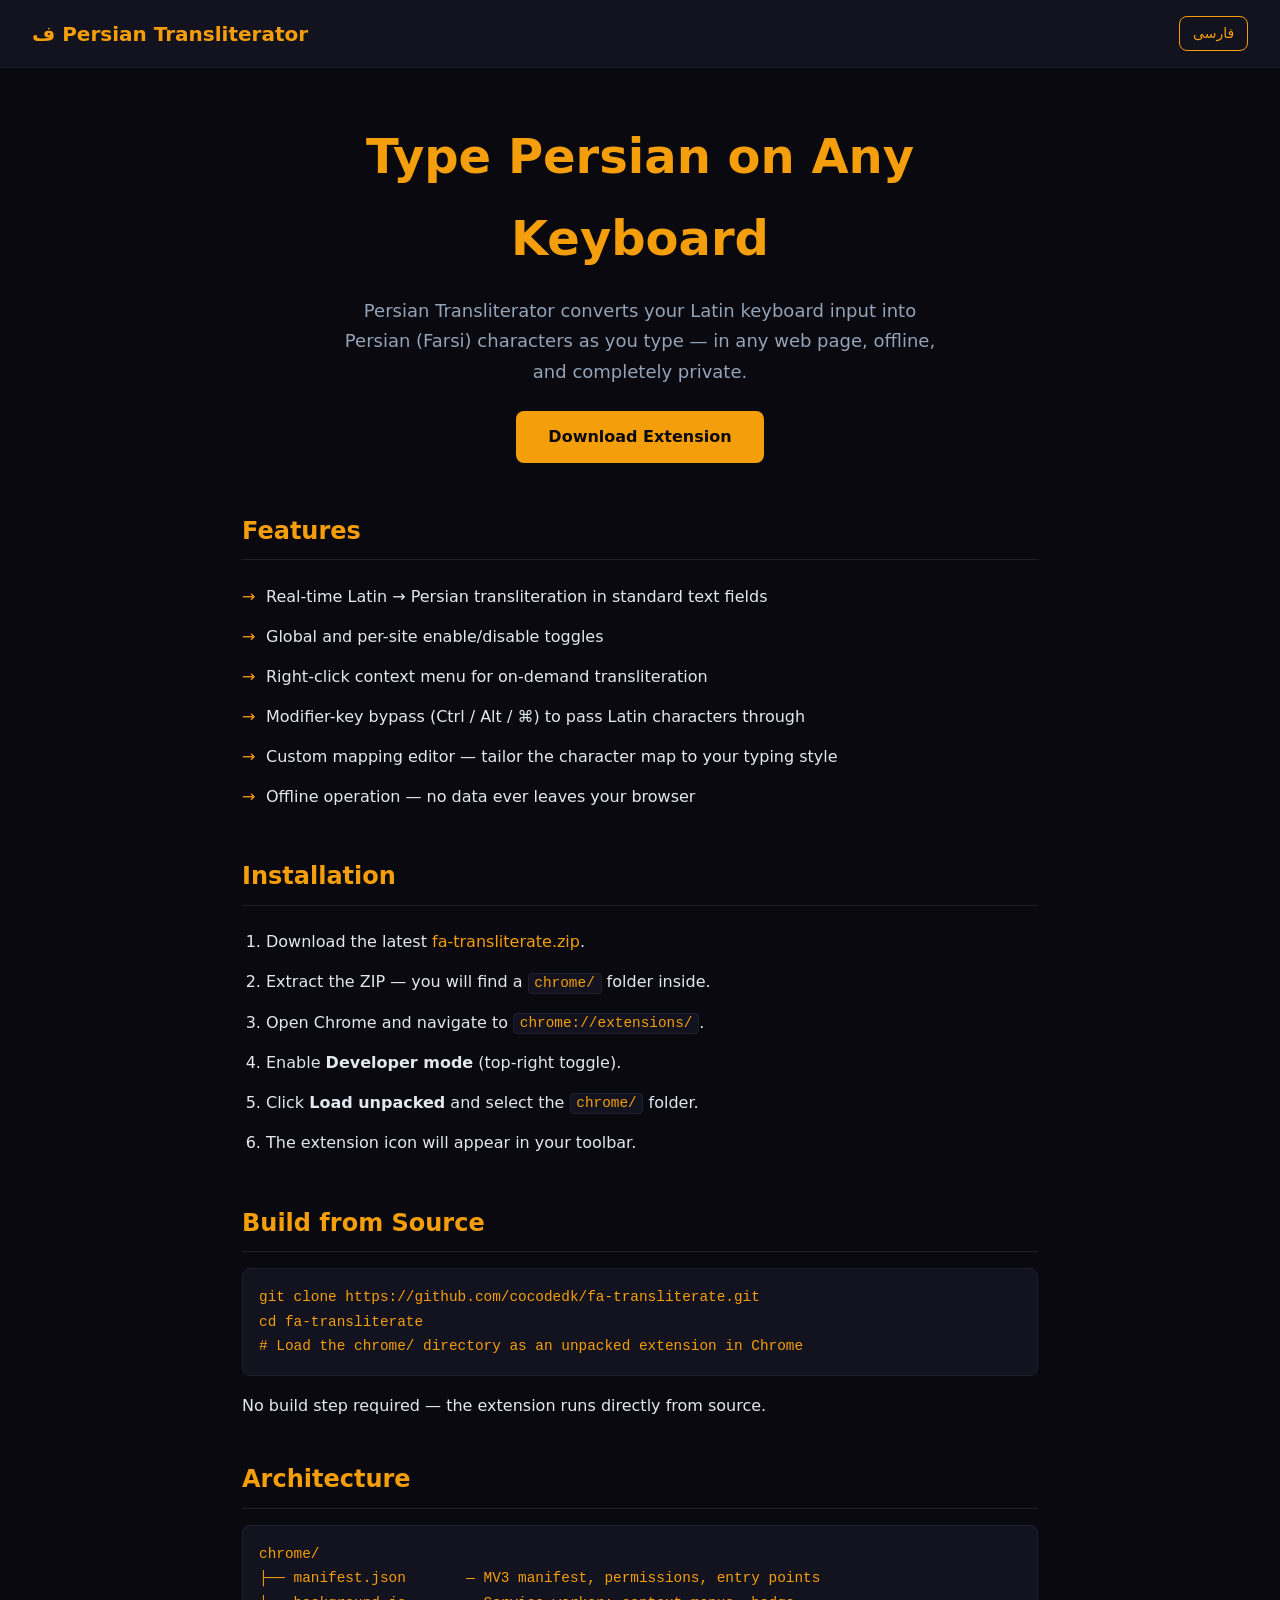
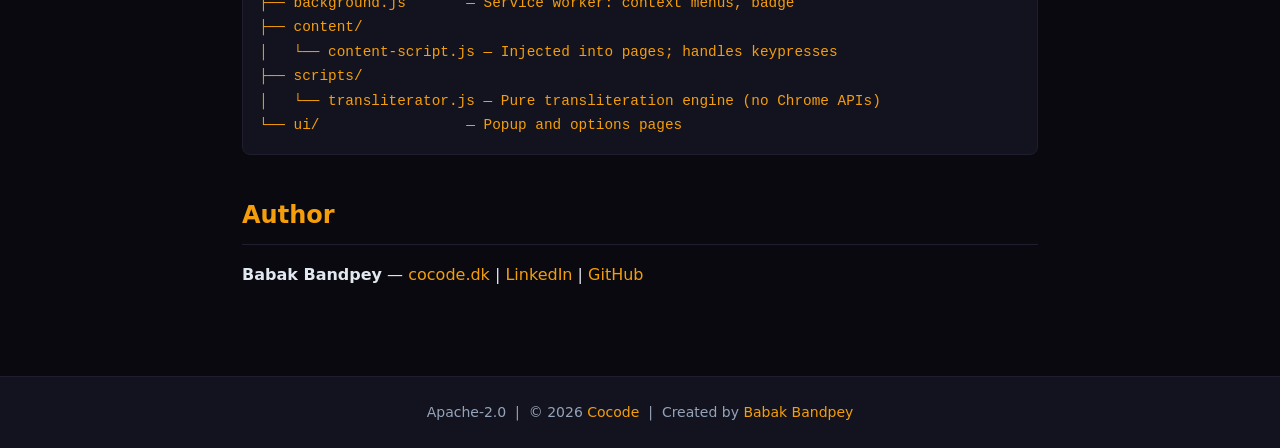
<file: website/index.html>
<!DOCTYPE html>
<html lang="en">
<head>
  <meta charset="UTF-8" />
  <meta name="viewport" content="width=device-width, initial-scale=1.0" />
  <title>Persian Transliterator — Type Persian on Any Keyboard</title>
  <meta name="description" content="Persian Transliterator is a free Chrome extension that converts Latin keyboard input to Persian characters in real time. Offline, private, and customizable." />
  <meta name="robots" content="index, follow" />
  <link rel="canonical" href="https://cocodedk.github.io/fa-transliterate/" />
  <link rel="icon" type="image/svg+xml" href="favicon.svg" />

  <!-- Open Graph -->
  <meta property="og:type" content="website" />
  <meta property="og:site_name" content="Persian Transliterator" />
  <meta property="og:title" content="Persian Transliterator — Type Persian on Any Keyboard" />
  <meta property="og:description" content="Free Chrome extension that converts Latin keyboard input to Persian characters in real time. Offline and private." />
  <meta property="og:url" content="https://cocodedk.github.io/fa-transliterate/" />
  <meta property="og:image" content="https://cocodedk.github.io/fa-transliterate/og.png" />
  <meta property="og:image:width" content="1200" />
  <meta property="og:image:height" content="630" />
  <meta property="og:image:alt" content="Persian Transliterator Chrome extension logo on dark background" />
  <meta property="og:locale" content="en_US" />

  <!-- Twitter Card -->
  <meta name="twitter:card" content="summary_large_image" />
  <meta name="twitter:title" content="Persian Transliterator — Type Persian on Any Keyboard" />
  <meta name="twitter:description" content="Free Chrome extension that converts Latin keyboard input to Persian characters in real time." />
  <meta name="twitter:image" content="https://cocodedk.github.io/fa-transliterate/og.png" />
  <meta name="twitter:image:alt" content="Persian Transliterator Chrome extension" />

  <!-- Hreflang alternates -->
  <link rel="alternate" hreflang="en"        href="https://cocodedk.github.io/fa-transliterate/" />
  <link rel="alternate" hreflang="fa"        href="https://cocodedk.github.io/fa-transliterate/fa/" />
  <link rel="alternate" hreflang="x-default" href="https://cocodedk.github.io/fa-transliterate/" />

  <!-- JSON-LD -->
  <script type="application/ld+json">
  {
    "@context": "https://schema.org",
    "@type": "SoftwareApplication",
    "name": "Persian Transliterator",
    "description": "Chrome extension that converts Latin keyboard input to Persian characters in real time. Offline, private, and customizable.",
    "url": "https://cocodedk.github.io/fa-transliterate/",
    "downloadUrl": "https://github.com/cocodedk/fa-transliterate/releases/latest/download/fa-transliterate.zip",
    "applicationCategory": "BrowserApplication",
    "operatingSystem": "Chrome, Chromium, Edge",
    "offers": { "@type": "Offer", "price": "0", "priceCurrency": "USD" },
    "author": {
      "@type": "Person",
      "name": "Babak Bandpey",
      "url": "https://cocode.dk",
      "sameAs": ["https://linkedin.com/in/babakbandpey", "https://github.com/cocodedk"]
    },
    "codeRepository": "https://github.com/cocodedk/fa-transliterate"
  }
  </script>

  <link rel="stylesheet" href="styles.css" />
</head>
<body>
  <header>
    <span class="logo">ف Persian Transliterator</span>
    <a href="fa/" class="lang-switch">فارسی</a>
  </header>

  <main>
    <section class="hero">
      <h1>Type Persian on Any Keyboard</h1>
      <p>Persian Transliterator converts your Latin keyboard input into Persian (Farsi) characters as you type — in any web page, offline, and completely private.</p>
      <a href="https://github.com/cocodedk/fa-transliterate/releases/latest/download/fa-transliterate.zip" class="btn">Download Extension</a>
    </section>

    <section>
      <h2>Features</h2>
      <ul>
        <li>Real-time Latin → Persian transliteration in standard text fields</li>
        <li>Global and per-site enable/disable toggles</li>
        <li>Right-click context menu for on-demand transliteration</li>
        <li>Modifier-key bypass (Ctrl / Alt / ⌘) to pass Latin characters through</li>
        <li>Custom mapping editor — tailor the character map to your typing style</li>
        <li>Offline operation — no data ever leaves your browser</li>
      </ul>
    </section>

    <section>
      <h2>Installation</h2>
      <ol>
        <li>Download the latest <a href="https://github.com/cocodedk/fa-transliterate/releases/latest/download/fa-transliterate.zip">fa-transliterate.zip</a>.</li>
        <li>Extract the ZIP — you will find a <code>chrome/</code> folder inside.</li>
        <li>Open Chrome and navigate to <code>chrome://extensions/</code>.</li>
        <li>Enable <strong>Developer mode</strong> (top-right toggle).</li>
        <li>Click <strong>Load unpacked</strong> and select the <code>chrome/</code> folder.</li>
        <li>The extension icon will appear in your toolbar.</li>
      </ol>
    </section>

    <section>
      <h2>Build from Source</h2>
      <pre><code>git clone https://github.com/cocodedk/fa-transliterate.git
cd fa-transliterate
# Load the chrome/ directory as an unpacked extension in Chrome</code></pre>
      <p>No build step required — the extension runs directly from source.</p>
    </section>

    <section>
      <h2>Architecture</h2>
      <pre><code>chrome/
├── manifest.json       — MV3 manifest, permissions, entry points
├── background.js       — Service worker: context menus, badge
├── content/
│   └── content-script.js — Injected into pages; handles keypresses
├── scripts/
│   └── transliterator.js — Pure transliteration engine (no Chrome APIs)
└── ui/                 — Popup and options pages</code></pre>
    </section>

    <section>
      <h2>Author</h2>
      <p><strong>Babak Bandpey</strong> — <a href="https://cocode.dk" target="_blank" rel="noreferrer">cocode.dk</a> | <a href="https://linkedin.com/in/babakbandpey" target="_blank" rel="noreferrer">LinkedIn</a> | <a href="https://github.com/cocodedk" target="_blank" rel="noreferrer">GitHub</a></p>
    </section>
  </main>

  <footer>
    <p>Apache-2.0 &nbsp;|&nbsp; © 2026 <a href="https://cocode.dk" target="_blank" rel="noreferrer">Cocode</a> &nbsp;|&nbsp; Created by <a href="https://linkedin.com/in/babakbandpey" target="_blank" rel="noreferrer">Babak Bandpey</a></p>
  </footer>
</body>
</html>
</file>
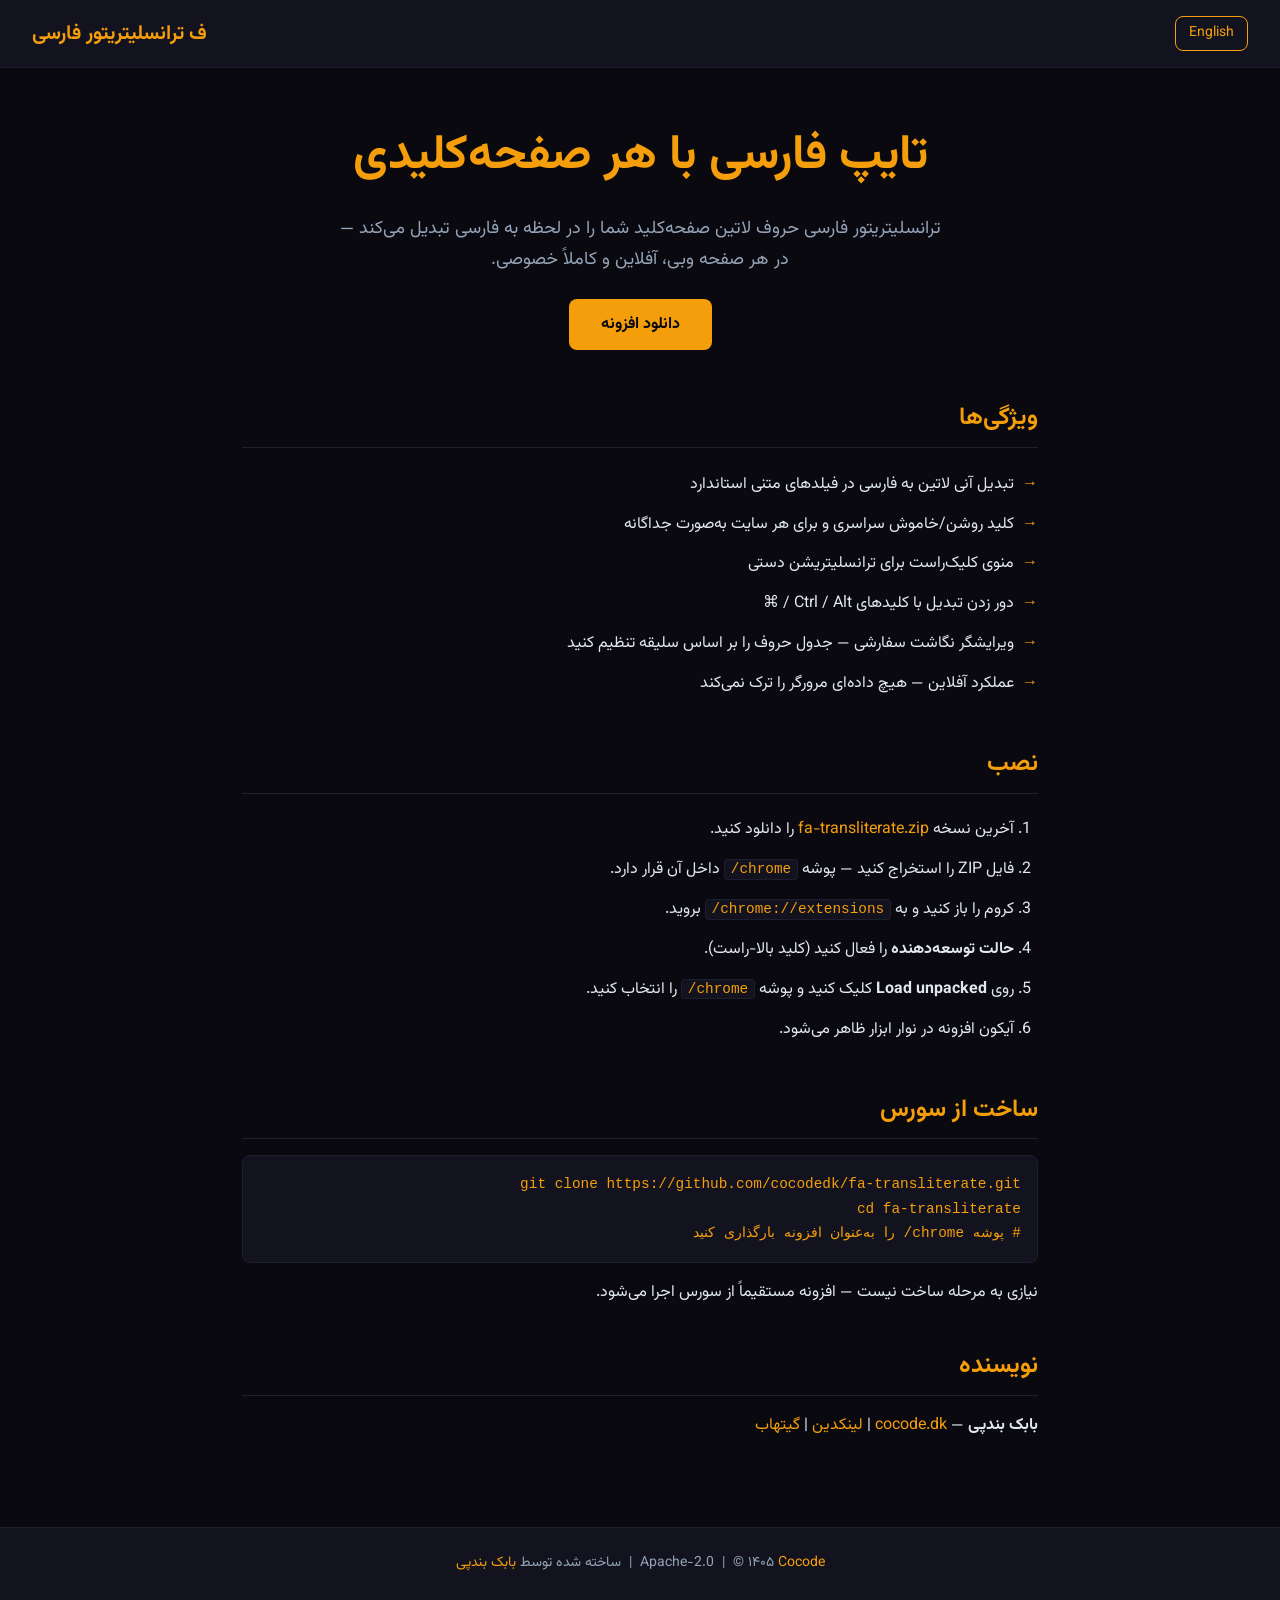
<file: website/fa/index.html>
<!DOCTYPE html>
<html lang="fa" dir="rtl">
<head>
  <meta charset="UTF-8" />
  <meta name="viewport" content="width=device-width, initial-scale=1.0" />
  <title>ترانسلیتریتور فارسی — تایپ فارسی با هر صفحه‌کلیدی</title>
  <meta name="description" content="ترانسلیتریتور فارسی یک افزونه رایگان کروم است که حروف لاتین را در لحظه به فارسی تبدیل می‌کند. آفلاین، خصوصی و قابل سفارشی‌سازی." />
  <meta name="robots" content="index, follow" />
  <link rel="canonical" href="https://cocodedk.github.io/fa-transliterate/fa/" />
  <link rel="icon" type="image/svg+xml" href="../favicon.svg" />

  <!-- Open Graph -->
  <meta property="og:type" content="website" />
  <meta property="og:site_name" content="ترانسلیتریتور فارسی" />
  <meta property="og:title" content="ترانسلیتریتور فارسی — تایپ فارسی با هر صفحه‌کلیدی" />
  <meta property="og:description" content="افزونه رایگان کروم برای تبدیل آنی حروف لاتین به فارسی. آفلاین و خصوصی." />
  <meta property="og:url" content="https://cocodedk.github.io/fa-transliterate/fa/" />
  <meta property="og:image" content="https://cocodedk.github.io/fa-transliterate/og.png" />
  <meta property="og:image:width" content="1200" />
  <meta property="og:image:height" content="630" />
  <meta property="og:image:alt" content="لوگوی افزونه ترانسلیتریتور فارسی روی پس‌زمینه تاریک" />
  <meta property="og:locale" content="fa_IR" />
  <meta property="og:locale:alternate" content="en_US" />

  <!-- Twitter Card -->
  <meta name="twitter:card" content="summary_large_image" />
  <meta name="twitter:title" content="ترانسلیتریتور فارسی — تایپ فارسی با هر صفحه‌کلیدی" />
  <meta name="twitter:description" content="افزونه رایگان کروم برای تبدیل آنی حروف لاتین به فارسی." />
  <meta name="twitter:image" content="https://cocodedk.github.io/fa-transliterate/og.png" />
  <meta name="twitter:image:alt" content="افزونه ترانسلیتریتور فارسی" />

  <!-- Hreflang alternates -->
  <link rel="alternate" hreflang="en"        href="https://cocodedk.github.io/fa-transliterate/" />
  <link rel="alternate" hreflang="fa"        href="https://cocodedk.github.io/fa-transliterate/fa/" />
  <link rel="alternate" hreflang="x-default" href="https://cocodedk.github.io/fa-transliterate/" />

  <!-- Persian font -->
  <link rel="preconnect" href="https://fonts.googleapis.com" />
  <link rel="preconnect" href="https://fonts.gstatic.com" crossorigin />
  <link href="https://fonts.googleapis.com/css2?family=Vazirmatn:wght@400;700&display=swap" rel="stylesheet" />

  <!-- JSON-LD (Persian) -->
  <script type="application/ld+json">
  {
    "@context": "https://schema.org",
    "@type": "SoftwareApplication",
    "name": "ترانسلیتریتور فارسی",
    "description": "افزونه کروم برای تبدیل آنی حروف لاتین به فارسی در تمام صفحات وب. آفلاین، خصوصی و قابل سفارشی‌سازی.",
    "url": "https://cocodedk.github.io/fa-transliterate/fa/",
    "downloadUrl": "https://github.com/cocodedk/fa-transliterate/releases/latest/download/fa-transliterate.zip",
    "applicationCategory": "BrowserApplication",
    "operatingSystem": "Chrome, Chromium, Edge",
    "inLanguage": "fa",
    "offers": { "@type": "Offer", "price": "0", "priceCurrency": "USD" },
    "author": {
      "@type": "Person",
      "name": "بابک بندپی",
      "url": "https://cocode.dk",
      "sameAs": ["https://linkedin.com/in/babakbandpey", "https://github.com/cocodedk"]
    },
    "codeRepository": "https://github.com/cocodedk/fa-transliterate"
  }
  </script>

  <link rel="stylesheet" href="../styles.css" />
</head>
<body>
  <header>
    <span class="logo">ف ترانسلیتریتور فارسی</span>
    <a href="../" class="lang-switch">English</a>
  </header>

  <main>
    <section class="hero">
      <h1>تایپ فارسی با هر صفحه‌کلیدی</h1>
      <p>ترانسلیتریتور فارسی حروف لاتین صفحه‌کلید شما را در لحظه به فارسی تبدیل می‌کند — در هر صفحه وبی، آفلاین و کاملاً خصوصی.</p>
      <a href="https://github.com/cocodedk/fa-transliterate/releases/latest/download/fa-transliterate.zip" class="btn">دانلود افزونه</a>
    </section>

    <section>
      <h2>ویژگی‌ها</h2>
      <ul>
        <li>تبدیل آنی لاتین به فارسی در فیلدهای متنی استاندارد</li>
        <li>کلید روشن/خاموش سراسری و برای هر سایت به‌صورت جداگانه</li>
        <li>منوی کلیک‌راست برای ترانسلیتریشن دستی</li>
        <li>دور زدن تبدیل با کلیدهای Ctrl / Alt / ⌘</li>
        <li>ویرایشگر نگاشت سفارشی — جدول حروف را بر اساس سلیقه تنظیم کنید</li>
        <li>عملکرد آفلاین — هیچ داده‌ای مرورگر را ترک نمی‌کند</li>
      </ul>
    </section>

    <section>
      <h2>نصب</h2>
      <ol>
        <li>آخرین نسخه <a href="https://github.com/cocodedk/fa-transliterate/releases/latest/download/fa-transliterate.zip">fa-transliterate.zip</a> را دانلود کنید.</li>
        <li>فایل ZIP را استخراج کنید — پوشه <code>chrome/</code> داخل آن قرار دارد.</li>
        <li>کروم را باز کنید و به <code>chrome://extensions/</code> بروید.</li>
        <li><strong>حالت توسعه‌دهنده</strong> را فعال کنید (کلید بالا-راست).</li>
        <li>روی <strong>Load unpacked</strong> کلیک کنید و پوشه <code>chrome/</code> را انتخاب کنید.</li>
        <li>آیکون افزونه در نوار ابزار ظاهر می‌شود.</li>
      </ol>
    </section>

    <section>
      <h2>ساخت از سورس</h2>
      <pre><code>git clone https://github.com/cocodedk/fa-transliterate.git
cd fa-transliterate
# پوشه chrome/ را به‌عنوان افزونه بارگذاری کنید</code></pre>
      <p>نیازی به مرحله ساخت نیست — افزونه مستقیماً از سورس اجرا می‌شود.</p>
    </section>

    <section>
      <h2>نویسنده</h2>
      <p><strong>بابک بندپی</strong> — <a href="https://cocode.dk" target="_blank" rel="noreferrer">cocode.dk</a> | <a href="https://linkedin.com/in/babakbandpey" target="_blank" rel="noreferrer">لینکدین</a> | <a href="https://github.com/cocodedk" target="_blank" rel="noreferrer">گیتهاب</a></p>
    </section>
  </main>

  <footer>
    <p>Apache-2.0 &nbsp;|&nbsp; © ۱۴۰۵ <a href="https://cocode.dk" target="_blank" rel="noreferrer">Cocode</a> &nbsp;|&nbsp; ساخته شده توسط <a href="https://linkedin.com/in/babakbandpey" target="_blank" rel="noreferrer">بابک بندپی</a></p>
  </footer>
</body>
</html>
</file>
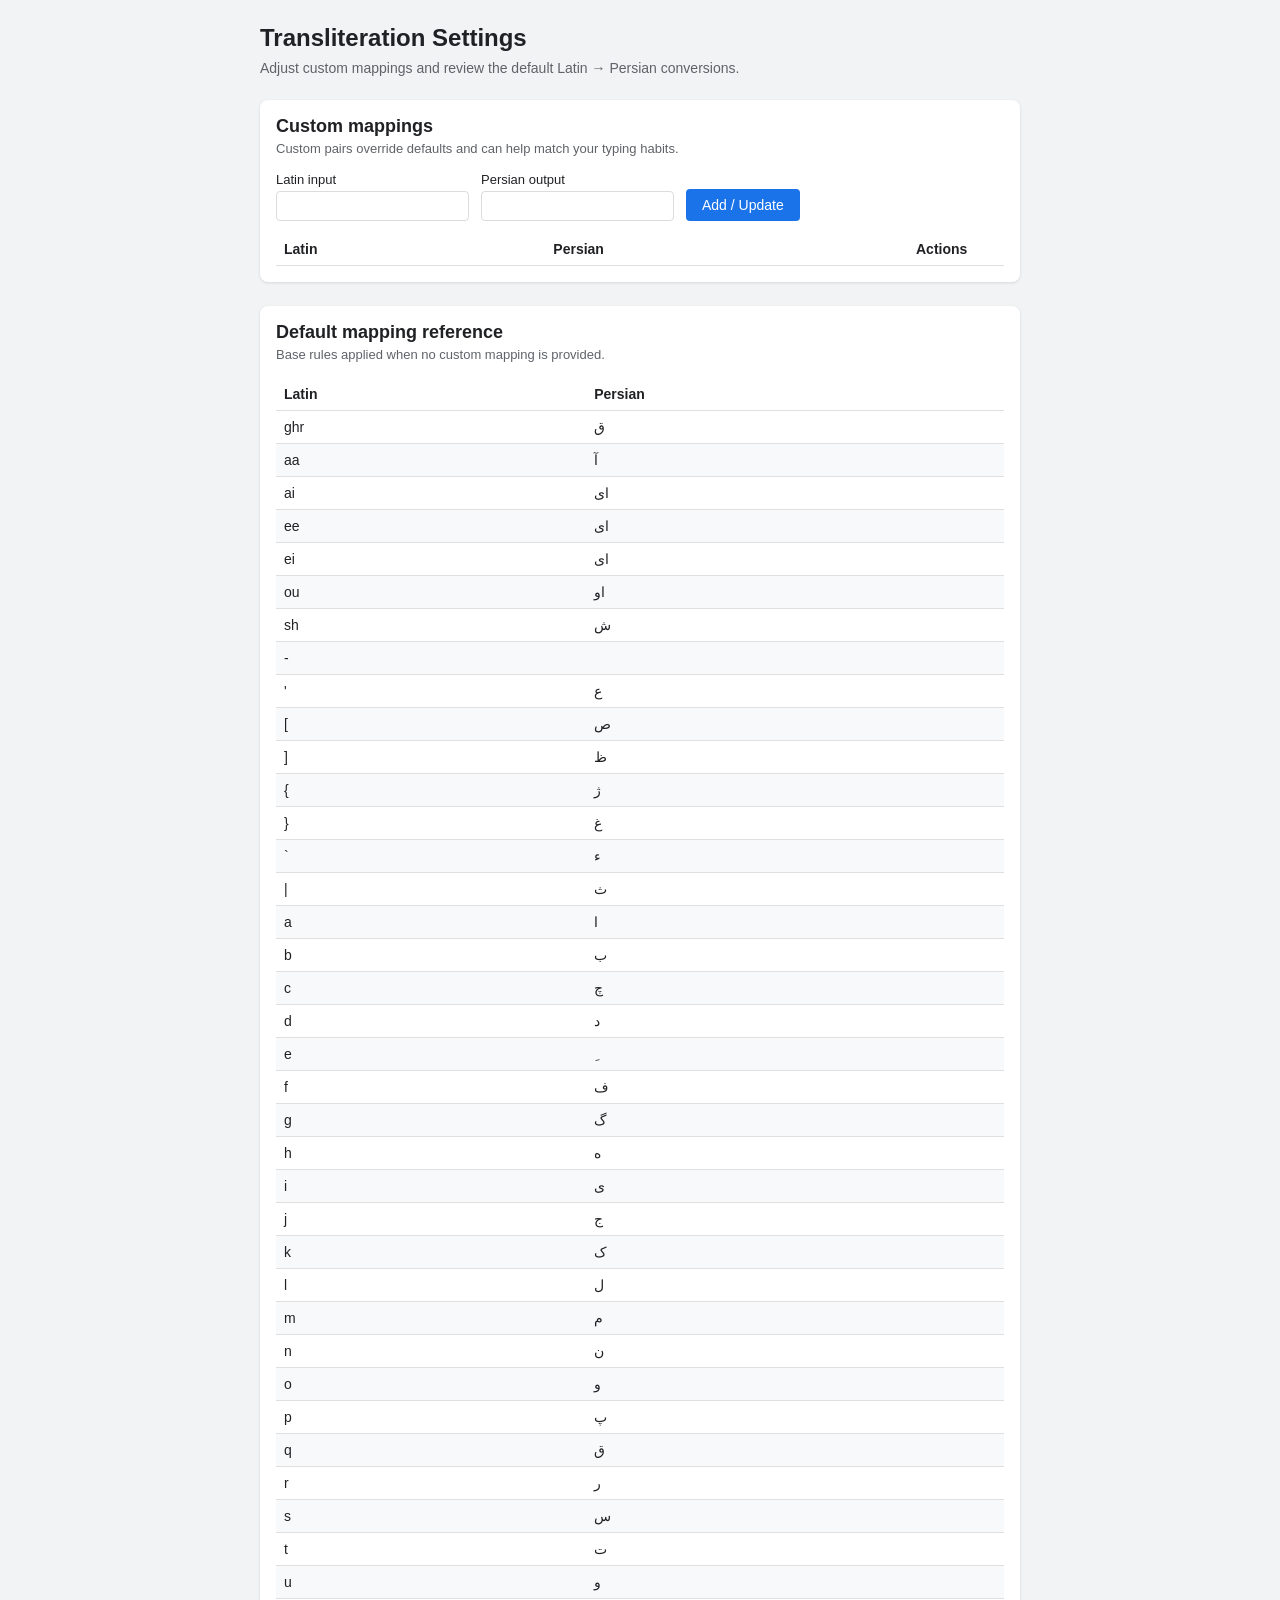
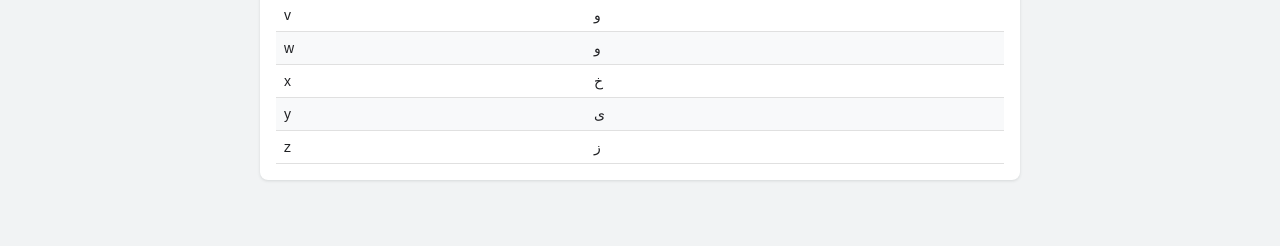
<file: chrome/ui/options.html>
<!DOCTYPE html>
<html lang="en">
<head>
  <meta charset="utf-8">
  <title>Persian Transliterator Options</title>
  <link rel="stylesheet" href="styles/options.css">
</head>
<body>
  <main>
    <header>
      <h1>Transliteration Settings</h1>
      <p>Adjust custom mappings and review the default Latin → Persian conversions.</p>
    </header>

    <section aria-labelledby="custom-heading" class="panel">
      <div class="panel-header">
        <h2 id="custom-heading">Custom mappings</h2>
        <p>Custom pairs override defaults and can help match your typing habits.</p>
      </div>
      <form id="addMappingForm" class="mapping-form">
        <label>
          Latin input
          <input id="latinInput" name="latin" maxlength="8" required>
        </label>
        <label>
          Persian output
          <input id="persianInput" name="persian" maxlength="4" required>
        </label>
        <button type="submit">Add / Update</button>
      </form>
      <table class="mapping-table" id="customTable" aria-describedby="custom-heading">
        <thead>
          <tr>
            <th scope="col">Latin</th>
            <th scope="col">Persian</th>
            <th scope="col" class="actions">Actions</th>
          </tr>
        </thead>
        <tbody></tbody>
      </table>
    </section>

    <section aria-labelledby="default-heading" class="panel">
      <div class="panel-header">
        <h2 id="default-heading">Default mapping reference</h2>
        <p>Base rules applied when no custom mapping is provided.</p>
      </div>
      <table class="mapping-table" id="defaultTable" aria-describedby="default-heading">
        <thead>
          <tr>
            <th scope="col">Latin</th>
            <th scope="col">Persian</th>
          </tr>
        </thead>
        <tbody></tbody>
      </table>
    </section>

    <div id="status" role="status" aria-live="polite"></div>
  </main>

  <script src="../scripts/transliterator.js"></script>
  <script src="options.js"></script>
</body>
</html>
</file>
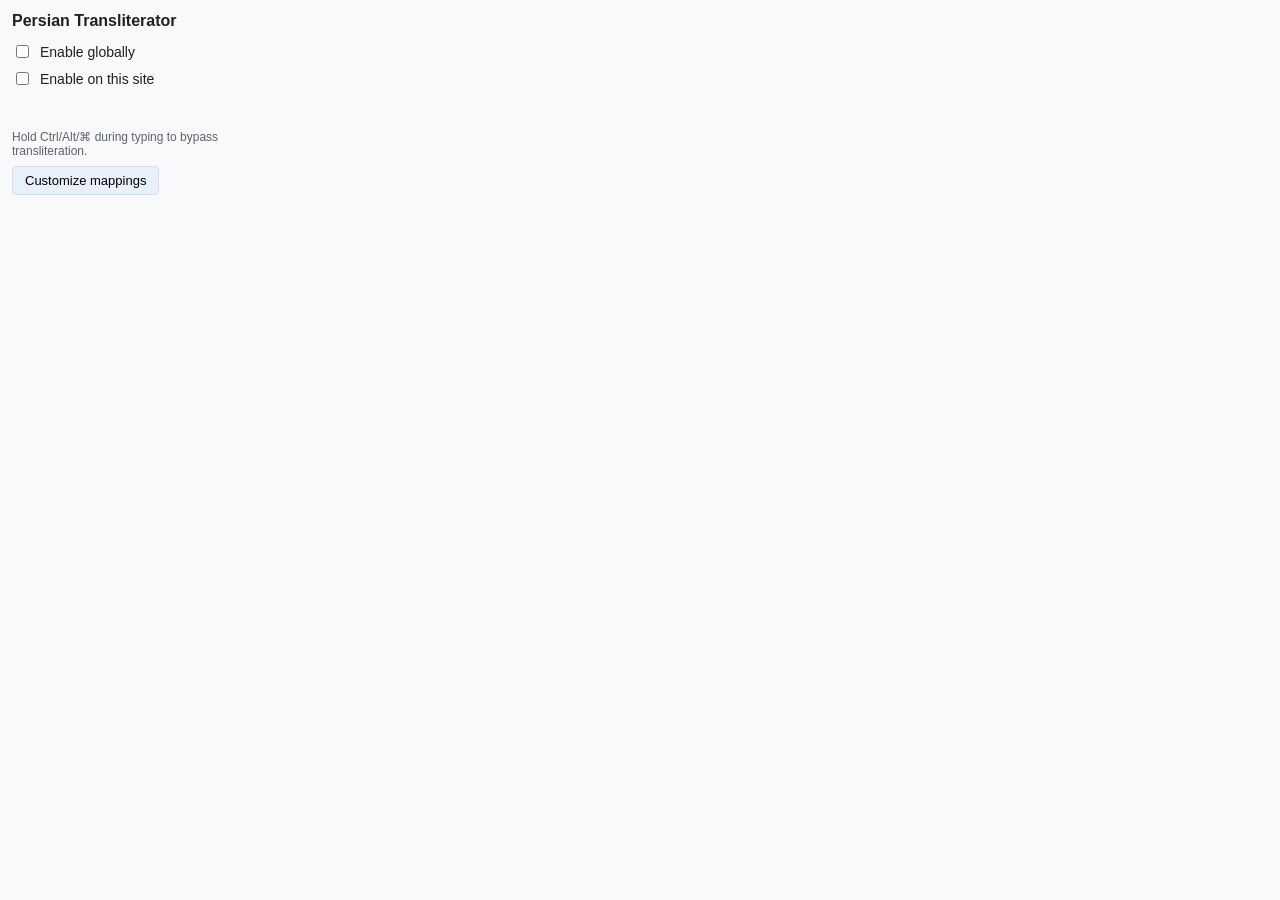
<file: chrome/ui/popup.html>
<!DOCTYPE html>
<html lang="en">
<head>
  <meta charset="utf-8">
  <title>Persian Transliterator</title>
  <link rel="stylesheet" href="styles/popup.css">
</head>
<body>
  <main>
    <header>
      <h1>Persian Transliterator</h1>
    </header>
    <section class="controls">
      <label class="toggle">
        <input type="checkbox" id="globalToggle">
        <span>Enable globally</span>
      </label>
      <label class="toggle" id="siteToggleRow">
        <input type="checkbox" id="siteToggle">
        <span>Enable on this site</span>
      </label>
    </section>
    <section class="status">
      <p id="statusMessage"></p>
    </section>
    <footer>
      <p class="hint">Hold Ctrl/Alt/⌘ during typing to bypass transliteration.</p>
      <button id="openOptions" type="button">Customize mappings</button>
    </footer>
  </main>
  <script src="popup.js"></script>
</body>
</html>
</file>
<file: website/styles.css>
/* Persian Transliterator — GitHub Pages stylesheet */
:root {
  --bg: #09090f;
  --surface: #13131f;
  --border: #1e1e2e;
  --accent: #f59e0b;
  --accent-dim: #d97706;
  --text: #e2e8f0;
  --text-dim: #94a3b8;
  --radius: 8px;
}

*, *::before, *::after { box-sizing: border-box; margin: 0; padding: 0; }

body {
  background: var(--bg);
  color: var(--text);
  font-family: 'Inter', system-ui, -apple-system, sans-serif;
  line-height: 1.7;
  min-height: 100vh;
}

a { color: var(--accent); text-decoration: none; }
a:hover { text-decoration: underline; }

header {
  background: var(--surface);
  border-bottom: 1px solid var(--border);
  padding: 1rem 2rem;
  display: flex;
  justify-content: space-between;
  align-items: center;
}

header .logo { font-size: 1.25rem; font-weight: 700; color: var(--accent); }

.lang-switch {
  font-size: 0.875rem;
  padding: 0.3rem 0.8rem;
  border: 1px solid var(--accent);
  border-radius: var(--radius);
  color: var(--accent);
}
.lang-switch:hover { background: var(--accent); color: var(--bg); text-decoration: none; }

main { max-width: 860px; margin: 0 auto; padding: 3rem 2rem; }

.hero { text-align: center; margin-bottom: 3rem; }
.hero h1 { font-size: clamp(2rem, 5vw, 3rem); color: var(--accent); margin-bottom: 1rem; }
.hero p { font-size: 1.125rem; color: var(--text-dim); max-width: 620px; margin: 0 auto 1.5rem; }

.btn {
  display: inline-block;
  background: var(--accent);
  color: var(--bg);
  padding: 0.75rem 2rem;
  border-radius: var(--radius);
  font-weight: 700;
  font-size: 1rem;
}
.btn:hover { background: var(--accent-dim); text-decoration: none; }

section { margin-bottom: 2.5rem; }
h2 { font-size: 1.5rem; color: var(--accent); margin-bottom: 1rem; border-bottom: 1px solid var(--border); padding-bottom: 0.5rem; }

ul { list-style: none; padding: 0; }
ul li { padding: 0.4rem 0; padding-left: 1.5rem; position: relative; }
ul li::before { content: "→"; position: absolute; left: 0; color: var(--accent); }

ol { padding-left: 1.5rem; }
ol li { padding: 0.4rem 0; }

code {
  background: var(--surface);
  border: 1px solid var(--border);
  border-radius: 4px;
  padding: 0.1em 0.4em;
  font-family: 'JetBrains Mono', 'Fira Code', monospace;
  font-size: 0.9em;
  color: var(--accent);
}

pre {
  background: var(--surface);
  border: 1px solid var(--border);
  border-radius: var(--radius);
  padding: 1rem;
  overflow-x: auto;
  margin: 1rem 0;
}
pre code { background: none; border: none; padding: 0; }

footer {
  background: var(--surface);
  border-top: 1px solid var(--border);
  text-align: center;
  padding: 1.5rem;
  color: var(--text-dim);
  font-size: 0.875rem;
}

/* RTL / Persian overrides */
[dir="rtl"] body { font-family: 'Vazirmatn', 'Tahoma', sans-serif; }
[dir="rtl"] ul li { padding-right: 1.5rem; padding-left: 0; }
[dir="rtl"] ul li::before { right: 0; left: auto; }
[dir="rtl"] ol { padding-right: 1.5rem; padding-left: 0; }
[dir="rtl"] header { flex-direction: row-reverse; }
</file>
<file: chrome/ui/styles/options.css>
body {
  font-family: Arial, sans-serif;
  background: #f1f3f4;
  color: #202124;
  margin: 0;
  padding: 24px;
}

main {
  max-width: 760px;
  margin: 0 auto;
  display: flex;
  flex-direction: column;
  gap: 24px;
}

header h1 {
  margin: 0;
  font-size: 24px;
}

header p {
  margin: 8px 0 0;
  font-size: 14px;
  color: #5f6368;
}

.panel {
  background: #fff;
  border-radius: 8px;
  padding: 16px;
  box-shadow: 0 1px 3px rgba(60, 64, 67, 0.15);
}

.panel-header h2 {
  margin: 0;
  font-size: 18px;
}

.panel-header p {
  margin: 4px 0 16px;
  font-size: 13px;
  color: #5f6368;
}

.mapping-form {
  display: flex;
  flex-wrap: wrap;
  gap: 12px;
  align-items: flex-end;
  margin-bottom: 12px;
}

.mapping-form label {
  display: flex;
  flex-direction: column;
  font-size: 13px;
  color: #202124;
}

.mapping-form input {
  margin-top: 4px;
  padding: 6px 8px;
  border: 1px solid #dadce0;
  border-radius: 4px;
  font-size: 14px;
}

.mapping-form button {
  padding: 8px 16px;
  font-size: 14px;
  border: none;
  border-radius: 4px;
  background: #1a73e8;
  color: #fff;
  cursor: pointer;
}

.mapping-form button:hover {
  background: #185abc;
}

.mapping-table {
  width: 100%;
  border-collapse: collapse;
  font-size: 14px;
}

.mapping-table th,
.mapping-table td {
  border-bottom: 1px solid #e0e0e0;
  padding: 8px;
  text-align: left;
}

.mapping-table tbody tr:nth-child(even) {
  background: #f8f9fa;
}

.mapping-table .actions {
  width: 80px;
}

.mapping-table button {
  padding: 4px 8px;
  font-size: 12px;
  border: 1px solid #d93025;
  color: #d93025;
  background: transparent;
  border-radius: 4px;
  cursor: pointer;
}

.mapping-table button:hover {
  background: rgba(217, 48, 37, 0.1);
}

#status {
  font-size: 13px;
  color: #5f6368;
  min-height: 18px;
}

#status[data-tone="error"] {
  color: #d93025;
}

#status[data-tone="success"] {
  color: #0b8043;
}
</file>
<file: chrome/ui/styles/popup.css>
body {
  font-family: Arial, sans-serif;
  margin: 0;
  padding: 12px;
  background: #f8f9fa;
  color: #202124;
  width: 260px;
}

main {
  display: flex;
  flex-direction: column;
  gap: 12px;
}

header h1 {
  font-size: 16px;
  margin: 0;
}

.controls {
  display: flex;
  flex-direction: column;
  gap: 8px;
}

.toggle {
  display: flex;
  align-items: center;
  gap: 8px;
  font-size: 14px;
}

.status {
  min-height: 18px;
}

.status p {
  margin: 0;
  font-size: 13px;
}

footer {
  display: flex;
  flex-direction: column;
  gap: 8px;
}

.hint {
  margin: 0;
  font-size: 12px;
  color: #5f6368;
}

button {
  align-self: flex-start;
  padding: 6px 12px;
  font-size: 13px;
  border-radius: 4px;
  border: 1px solid #dadce0;
  background: #e8f0fe;
  cursor: pointer;
}

button:hover {
  background: #d2e3fc;
}
</file>
